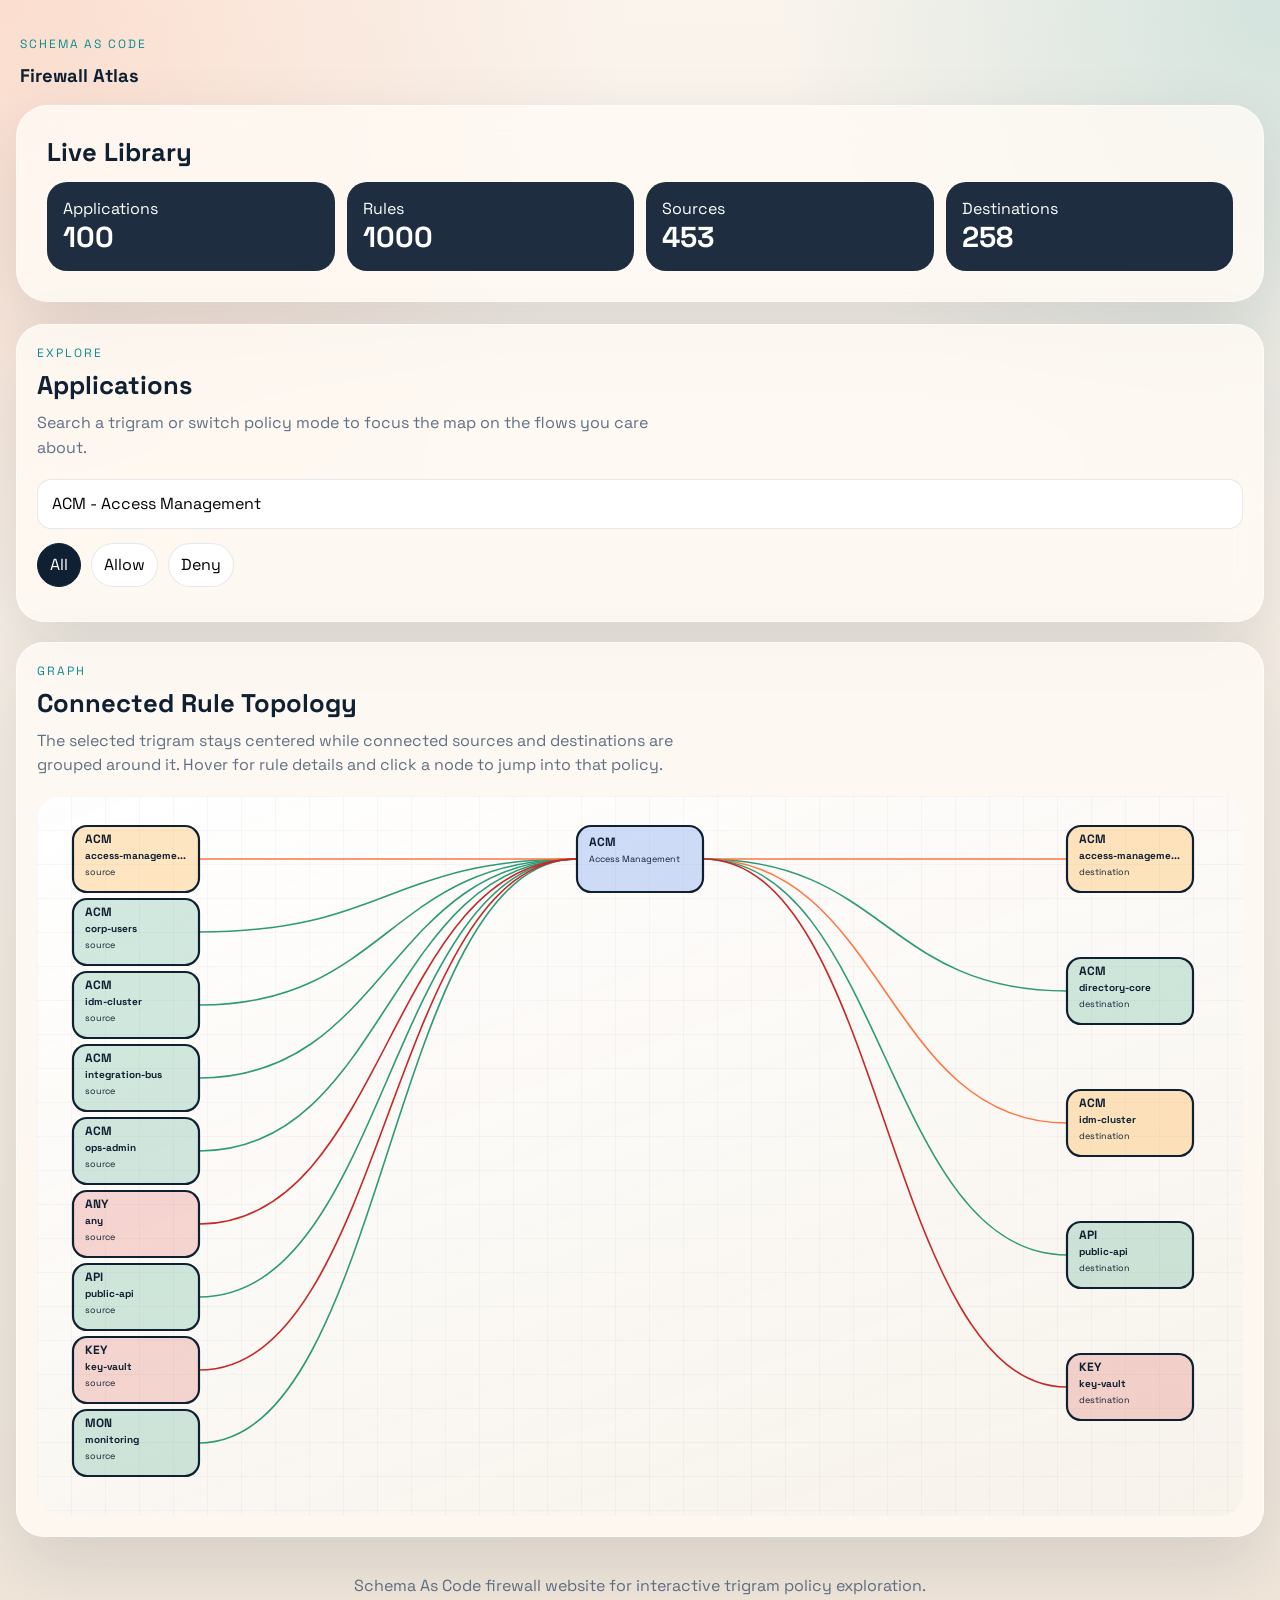
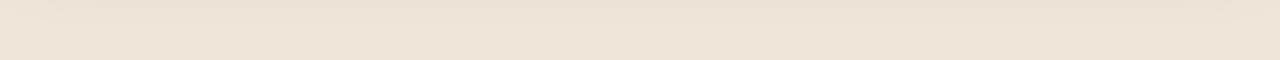
<file: index.html>
<!DOCTYPE html>
<html lang="en">
<head>
  <meta charset="UTF-8">
  <meta name="viewport" content="width=device-width, initial-scale=1.0">
  <title>Firewall Atlas</title>
  <link rel="preconnect" href="https://fonts.googleapis.com">
  <link rel="preconnect" href="https://fonts.gstatic.com" crossorigin>
  <link href="https://fonts.googleapis.com/css2?family=Space+Grotesk:wght@400;500;700&display=swap" rel="stylesheet">
  <link rel="stylesheet" href="firewall-library.css?v=20260414-2">
</head>
<body>
  <div class="orientation-hint">
    <p>For mobile, use landscape mode for a better topology view.</p>
  </div>
  <div class="shell">
    <header class="topbar">
      <div class="brand-lockup">
        <p class="eyebrow">Schema As Code</p>
        <span class="brand-name">Firewall Atlas</span>
      </div>
    </header>

    <section class="hero">
      <aside class="hero-panel">
        <div class="hero-panel-head">
          <h2>Live Library</h2>
        </div>
        <div class="hero-stats" id="hero-stats"></div>
      </aside>
    </section>

    <main class="layout" id="atlas">
      <section class="card side-card">
        <div class="card-head">
          <div>
            <p class="eyebrow">Explore</p>
            <h2>Applications</h2>
            <p class="section-copy">Search a trigram or switch policy mode to focus the map on the flows you care about.</p>
          </div>
        </div>
        <div class="controls">
          <input id="trigram-search" class="search" type="search" list="trigram-options" placeholder="Search or choose trigram">
          <datalist id="trigram-options"></datalist>
          <div class="chips">
            <button class="chip is-active" data-filter-group="action" data-filter-value="all">All</button>
            <button class="chip" data-filter-group="action" data-filter-value="allow">Allow</button>
            <button class="chip" data-filter-group="action" data-filter-value="deny">Deny</button>
          </div>
        </div>
      </section>

      <section class="card graph-card">
        <div class="card-head">
          <div>
            <p class="eyebrow">Graph</p>
            <h2>Connected Rule Topology</h2>
            <p class="section-copy">The selected trigram stays centered while connected sources and destinations are grouped around it. Hover for rule details and click a node to jump into that policy.</p>
          </div>
        </div>
        <div id="atlas-graph" class="atlas-graph"></div>
        <div id="graph-tooltip" class="graph-tooltip" hidden></div>
      </section>
    </main>

    <footer class="site-footer">
      <p>Schema As Code firewall website for interactive trigram policy exploration.</p>
    </footer>
  </div>

  <script src="data/firewall-library.js?v=20260414-2"></script>
  <script src="firewall-library.js?v=20260414-2"></script>
</body>
</html>
</file>
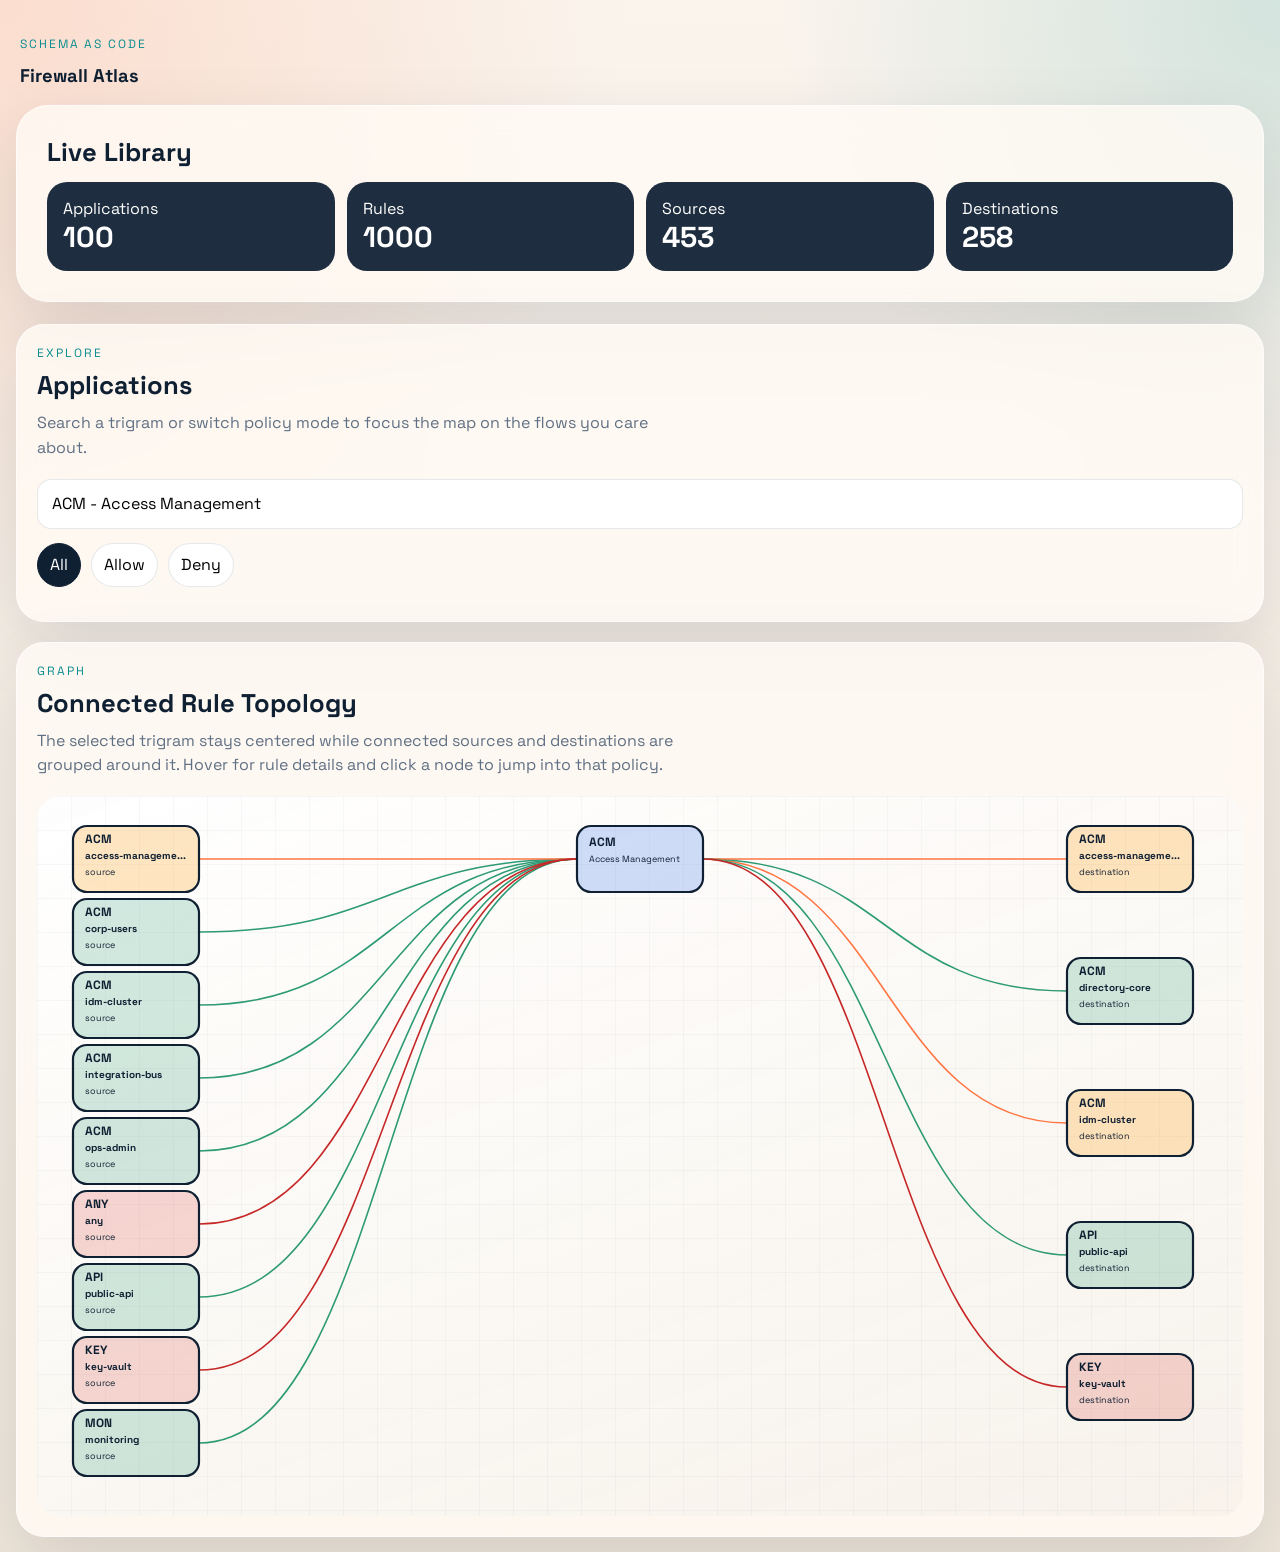
<file: firewall-library.html>
<!DOCTYPE html>
<html lang="en">
<head>
  <meta charset="UTF-8">
  <meta http-equiv="refresh" content="0; url=./index.html">
  <meta name="viewport" content="width=device-width, initial-scale=1.0">
  <title>Firewall Atlas</title>
  <link rel="canonical" href="./index.html">
</head>
<body>
  <p>Redirecting to <a href="./index.html">Firewall Atlas</a>...</p>
</body>
</html>
</file>
<file: firewall-library.css>
:root {
  --bg: #f5eee5;
  --ink: #102033;
  --muted: #607084;
  --panel: rgba(255, 250, 244, 0.82);
  --line: rgba(16, 32, 51, 0.1);
  --allow: #2e9b75;
  --deny: #8b0000;
  --accent: #ff7643;
  --teal: #0b8c8f;
  --shadow: 0 26px 70px rgba(16, 32, 51, 0.12);
}

* { box-sizing: border-box; }
body {
  margin: 0;
  font-family: "Space Grotesk", sans-serif;
  color: var(--ink);
  min-height: 100vh;
  background:
    radial-gradient(circle at 0% 0%, rgba(255, 118, 67, 0.18), transparent 30%),
    radial-gradient(circle at 100% 0%, rgba(11, 140, 143, 0.16), transparent 24%),
    linear-gradient(180deg, #faf4ed 0%, #efe5d9 100%);
}
.orientation-hint {
  display: none;
}
.shell {
  width: min(1520px, calc(100% - 32px));
  margin: 0 auto;
  padding: 24px 0 40px;
}
.masthead, .card {
  background: var(--panel);
  border: 1px solid rgba(255,255,255,0.65);
  backdrop-filter: blur(18px);
  box-shadow: var(--shadow);
}
.eyebrow {
  margin: 0 0 8px;
  text-transform: uppercase;
  letter-spacing: 0.16em;
  font-size: 12px;
  color: var(--teal);
}
h1, h2, h3 { margin: 0; }
h1 { font-size: clamp(2.4rem, 4vw, 4.8rem); line-height: 0.95; }
h2 { font-size: clamp(1.6rem, 2vw, 2.3rem); }
.lede { color: var(--muted); max-width: 60ch; line-height: 1.6; }
.section-copy {
  margin: 10px 0 0;
  max-width: 66ch;
  color: var(--muted);
  line-height: 1.55;
}
.topbar {
  display: flex;
  align-items: center;
  gap: 20px;
  padding: 12px 4px 18px;
}
.brand-lockup {
  display: grid;
  gap: 4px;
}
.brand-name {
  font-size: 1.15rem;
  font-weight: 700;
  color: var(--ink);
}
.hero {
  display: grid;
  grid-template-columns: 1fr;
  gap: 22px;
  margin-bottom: 22px;
}
.hero-panel {
  border-radius: 32px;
  padding: 30px;
  background: var(--panel);
  border: 1px solid rgba(255,255,255,0.65);
  backdrop-filter: blur(18px);
  box-shadow: var(--shadow);
  display: grid;
  gap: 14px;
  align-content: start;
}
.hero-panel-head {
  display: grid;
  gap: 0;
}
.hero-stats {
  display: grid;
  grid-template-columns: repeat(4, minmax(0, 1fr));
  gap: 12px;
  align-content: start;
}
.stat {
  padding: 16px;
  border-radius: 20px;
  background: rgba(16,32,51,0.94);
  color: white;
}
.stat strong {
  display: block;
  font-size: 1.8rem;
}
.layout {
  display: grid;
  grid-template-columns: 1fr;
  gap: 20px;
  align-items: start;
}
.card {
  border-radius: 28px;
  padding: 20px;
}
.side-card { min-height: auto; }
.graph-card { min-height: 820px; }
.card-head {
  display: flex;
  justify-content: space-between;
  align-items: start;
  margin-bottom: 18px;
}
.atlas-graph {
  min-height: 720px;
  border-radius: 24px;
  overflow: hidden;
  position: relative;
  background:
    linear-gradient(rgba(16,32,51,0.03) 1px, transparent 1px),
    linear-gradient(90deg, rgba(16,32,51,0.03) 1px, transparent 1px),
    linear-gradient(160deg, rgba(255,255,255,0.92), rgba(246,241,234,0.86));
  background-size: 34px 34px, 34px 34px, auto;
}
.graph-tooltip {
  position: absolute;
  z-index: 10;
  max-width: 320px;
  padding: 12px 14px;
  border-radius: 16px;
  background: rgba(16, 32, 51, 0.96);
  color: white;
  box-shadow: 0 18px 36px rgba(16, 32, 51, 0.18);
  pointer-events: none;
}
.graph-tooltip p {
  margin: 0 0 8px;
  font-size: 13px;
  line-height: 1.45;
}
.graph-tooltip p:last-child {
  margin-bottom: 0;
}
.graph-tooltip strong {
  color: #fff3cf;
}
.tooltip-rule {
  border-left: 3px solid transparent;
  padding-left: 10px;
}
.tooltip-rule.allow {
  border-left-color: #2e9b75;
}
.tooltip-rule.deny {
  border-left-color: #8b0000;
}
.tooltip-rule.allow strong {
  color: #7fe3ba;
}
.tooltip-rule.deny strong {
  color: #ff9b9b;
}
.controls { display: grid; gap: 14px; margin-bottom: 14px; }
.search {
  width: 100%;
  padding: 12px 14px;
  border-radius: 14px;
  border: 1px solid var(--line);
  font: inherit;
  background: white;
  min-height: 50px;
}
.chips, .badges {
  display: flex;
  flex-wrap: wrap;
  gap: 10px;
}
.chip, .badge {
  border-radius: 999px;
  padding: 8px 12px;
  border: 1px solid var(--line);
  background: white;
  font: inherit;
}
.chip {
  cursor: pointer;
  min-height: 44px;
}
.chip.is-active {
  background: var(--ink);
  color: white;
  border-color: var(--ink);
}
.tri {
  font-family: "Space Grotesk", sans-serif;
  color: rgba(37,99,235,1);
  font-size: 0.9rem;
}
.subtle { color: var(--muted); }
.badge.allow { background: rgba(46,155,117,0.14); color: #1b6a50; }
.badge.deny { background: rgba(219,78,69,0.14); color: #96352f; }
svg { width: 100%; height: 100%; display: block; }
.edge { fill: none; stroke-width: 1.1; opacity: 0.22; }
.edge.allow { stroke: var(--allow); }
.edge.deny { stroke: #c62828; }
.edge.mixed { stroke: var(--accent); }
.edge.active { opacity: 1; stroke-width: 1.6; }
.edge.is-selected { stroke-width: 2.6; }
.edge.is-hovered {
  stroke-width: 3.6;
  animation: edge-pulse 0.75s ease-in-out infinite;
}
.edge-hit {
  fill: none;
  stroke: transparent;
  stroke-width: 12;
  pointer-events: stroke;
}
@keyframes edge-pulse {
  0% { opacity: 0.2; }
  50% { opacity: 1; }
  100% { opacity: 0.2; }
}
.column-title {
  font-size: 12px;
  fill: var(--muted);
  text-transform: uppercase;
  letter-spacing: 0.14em;
}
.node text { fill: var(--ink); }
.node-label {
  font-size: 12px;
  font-weight: 700;
}
.node-rule-label {
  font-size: 10px;
  font-weight: 700;
}
.node-sub {
  font-size: 9px;
  fill: var(--muted);
}
.node-sub-strong {
  font-weight: 700;
}
.node rect { fill: rgba(255,255,255,0.94); stroke: rgba(16,32,51,0.12); stroke-width: 1.2; }
.node.source rect { fill: rgba(255,255,255,0.94); }
.node.app rect { fill: rgba(255,255,255,0.94); }
.node.destination rect { fill: rgba(255,255,255,0.94); }
.node.allow rect { fill: rgba(46,155,117,0.22); }
.node.deny rect { fill: rgba(219,78,69,0.22); }
.node.mixed rect { fill: rgba(255,149,0,0.24); }
.node.neutral rect { fill: rgba(37,99,235,0.22) !important; }
.node.active rect { stroke: var(--ink); stroke-width: 2.2; }
.node.is-jump-focus rect {
  stroke-width: 3.8;
  animation: node-jump-pulse 0.46s ease-in-out 5;
}
@keyframes node-jump-pulse {
  0% { transform: scale(1); opacity: 0.7; }
  50% { transform: scale(1.06); opacity: 1; }
  100% { transform: scale(1); opacity: 0.86; }
}
.site-footer {
  padding: 22px 4px 8px;
  color: var(--muted);
  text-align: center;
}
@media (max-width: 1200px) {
  .hero,
  .layout {
    grid-template-columns: 1fr;
  }
  .graph-card, .side-card, .detail-card { min-height: auto; }
  .atlas-graph { min-height: 560px; }
}
@media (max-width: 820px) {
  .shell {
    width: min(100% - 20px, 1520px);
    padding: 14px 0 24px;
  }
  .topbar {
    align-items: start;
    padding: 6px 2px 14px;
  }
  .brand-name {
    font-size: 1rem;
  }
  .hero-panel,
  .card {
    padding: 18px;
  }
  .hero-stats {
    grid-template-columns: repeat(2, minmax(0, 1fr));
    gap: 10px;
  }
  .stat {
    padding: 14px;
    border-radius: 18px;
  }
  .stat strong {
    font-size: 1.45rem;
  }
  .card-head {
    margin-bottom: 14px;
  }
  .section-copy {
    font-size: 0.94rem;
  }
  .controls {
    gap: 10px;
    margin-bottom: 0;
  }
  .chips {
    display: grid;
    grid-template-columns: repeat(3, minmax(0, 1fr));
  }
  .chip {
    width: 100%;
    justify-content: center;
    padding: 10px 12px;
  }
  .graph-card {
    min-height: auto;
  }
  .atlas-graph {
    min-height: 440px;
    border-radius: 20px;
  }
  .graph-tooltip {
    max-width: min(280px, calc(100vw - 48px));
    padding: 10px 12px;
  }
}
@media (max-width: 560px) {
  body {
    background:
      radial-gradient(circle at 0% 0%, rgba(255, 118, 67, 0.14), transparent 26%),
      radial-gradient(circle at 100% 0%, rgba(11, 140, 143, 0.12), transparent 20%),
      linear-gradient(180deg, #faf4ed 0%, #efe5d9 100%);
  }
  .shell {
    width: calc(100% - 14px);
    padding: 10px 0 18px;
  }
  .eyebrow {
    font-size: 11px;
    letter-spacing: 0.12em;
  }
  h2 {
    font-size: 1.35rem;
  }
  .hero {
    gap: 14px;
    margin-bottom: 14px;
  }
  .hero-panel,
  .card {
    padding: 14px;
    border-radius: 22px;
  }
  .hero-stats {
    grid-template-columns: 1fr 1fr;
  }
  .stat {
    padding: 12px;
  }
  .stat strong {
    font-size: 1.2rem;
  }
  .search {
    min-height: 46px;
    padding: 10px 12px;
  }
  .chips {
    gap: 8px;
  }
  .chip {
    min-height: 40px;
    padding: 8px 10px;
    font-size: 0.94rem;
  }
  .card-head {
    margin-bottom: 12px;
  }
  .atlas-graph {
    min-height: 360px;
    border-radius: 18px;
  }
  .site-footer {
    padding-top: 14px;
    font-size: 0.9rem;
  }
}
@media (max-width: 820px) and (orientation: portrait) {
  .orientation-hint {
    display: block;
    position: sticky;
    top: 0;
    z-index: 20;
    padding: 10px 14px;
    background: rgba(16, 32, 51, 0.94);
    color: white;
    text-align: center;
    box-shadow: 0 10px 24px rgba(16, 32, 51, 0.18);
  }
  .orientation-hint p {
    margin: 0;
    font-size: 0.92rem;
    line-height: 1.35;
  }
}
</file>
